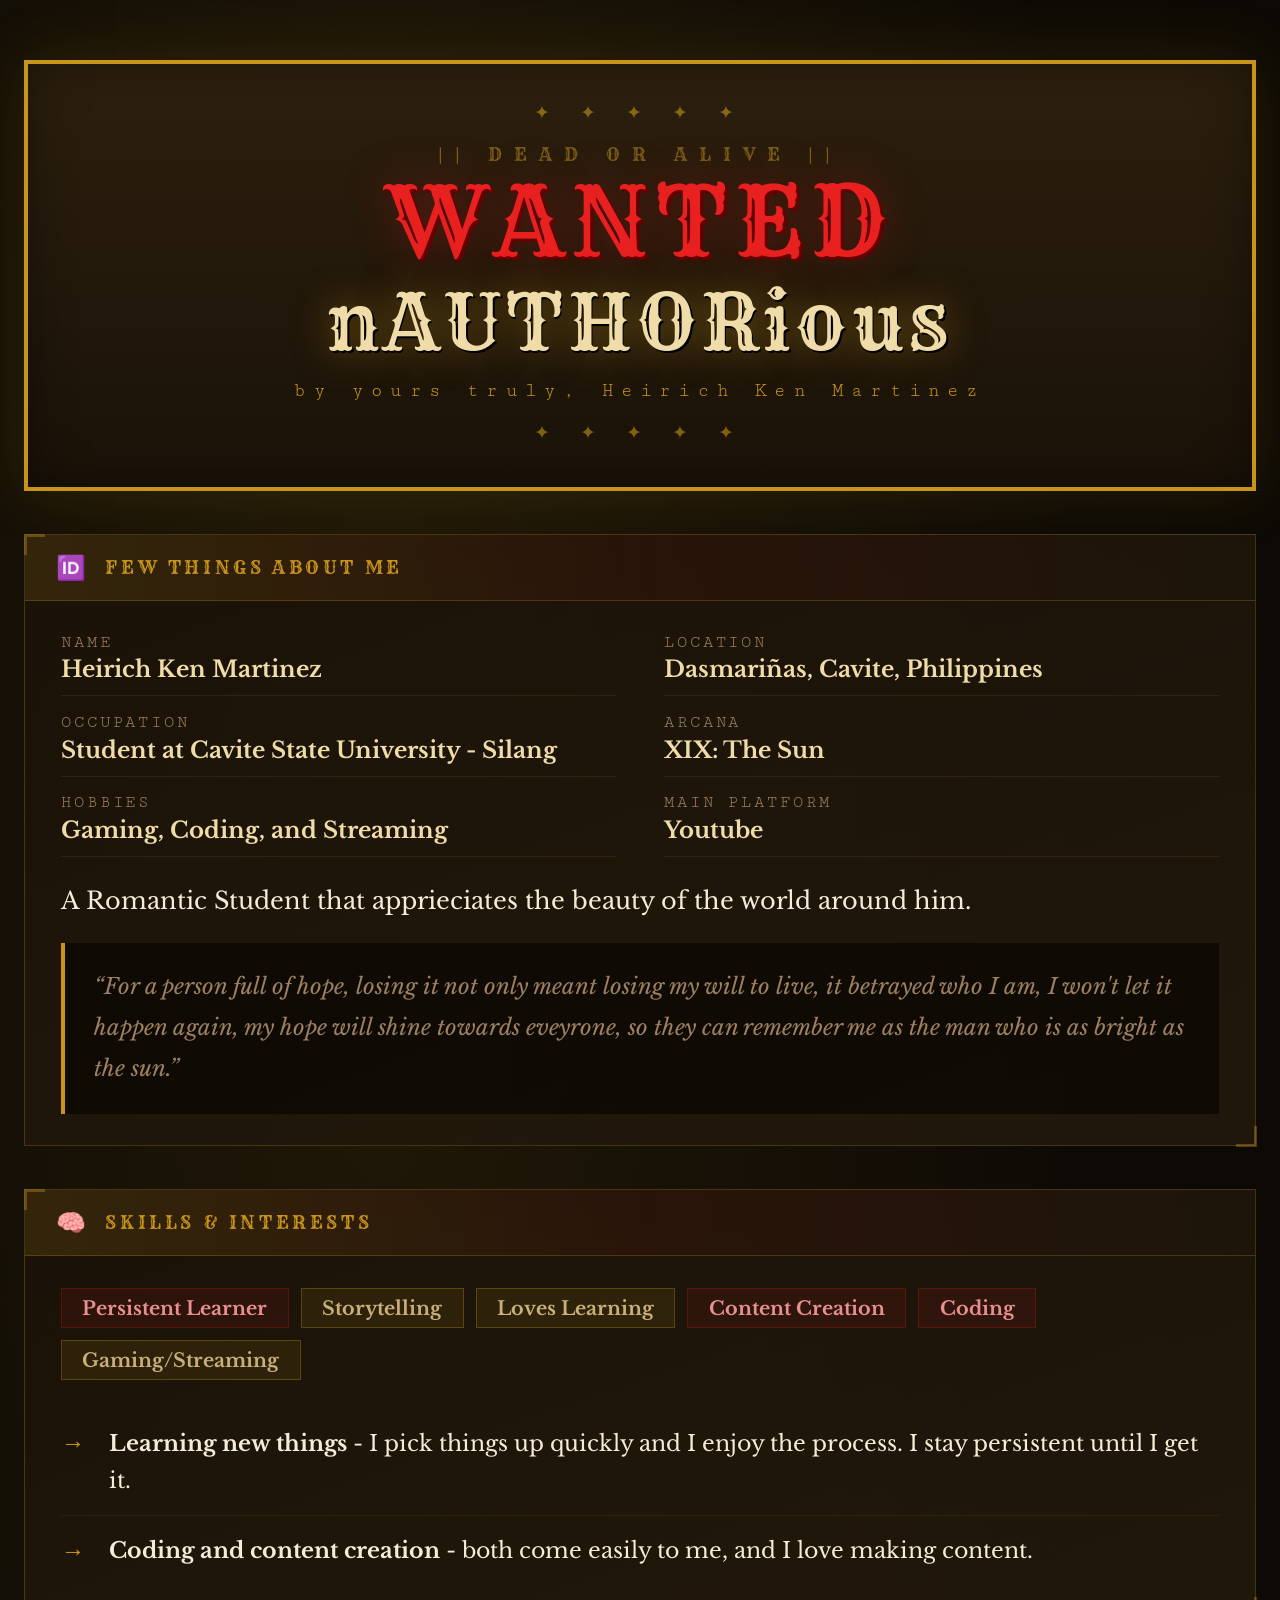
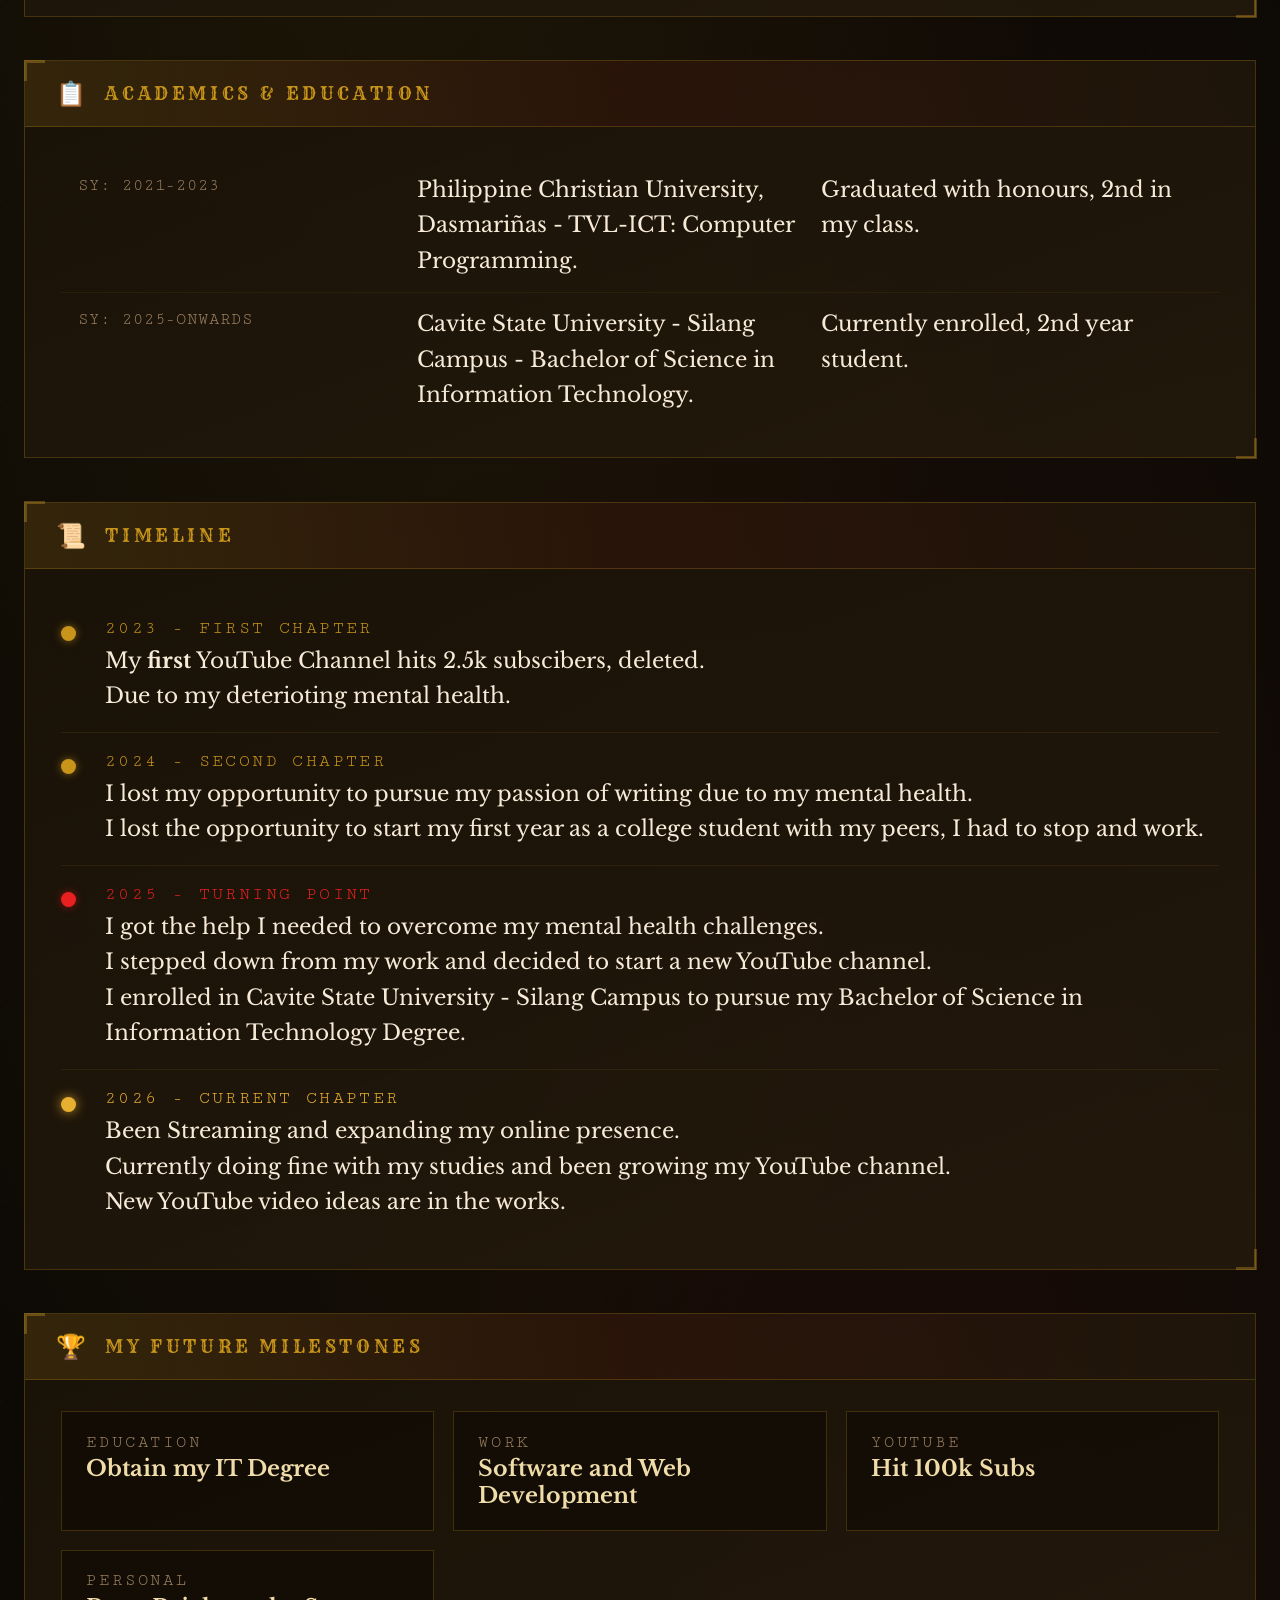
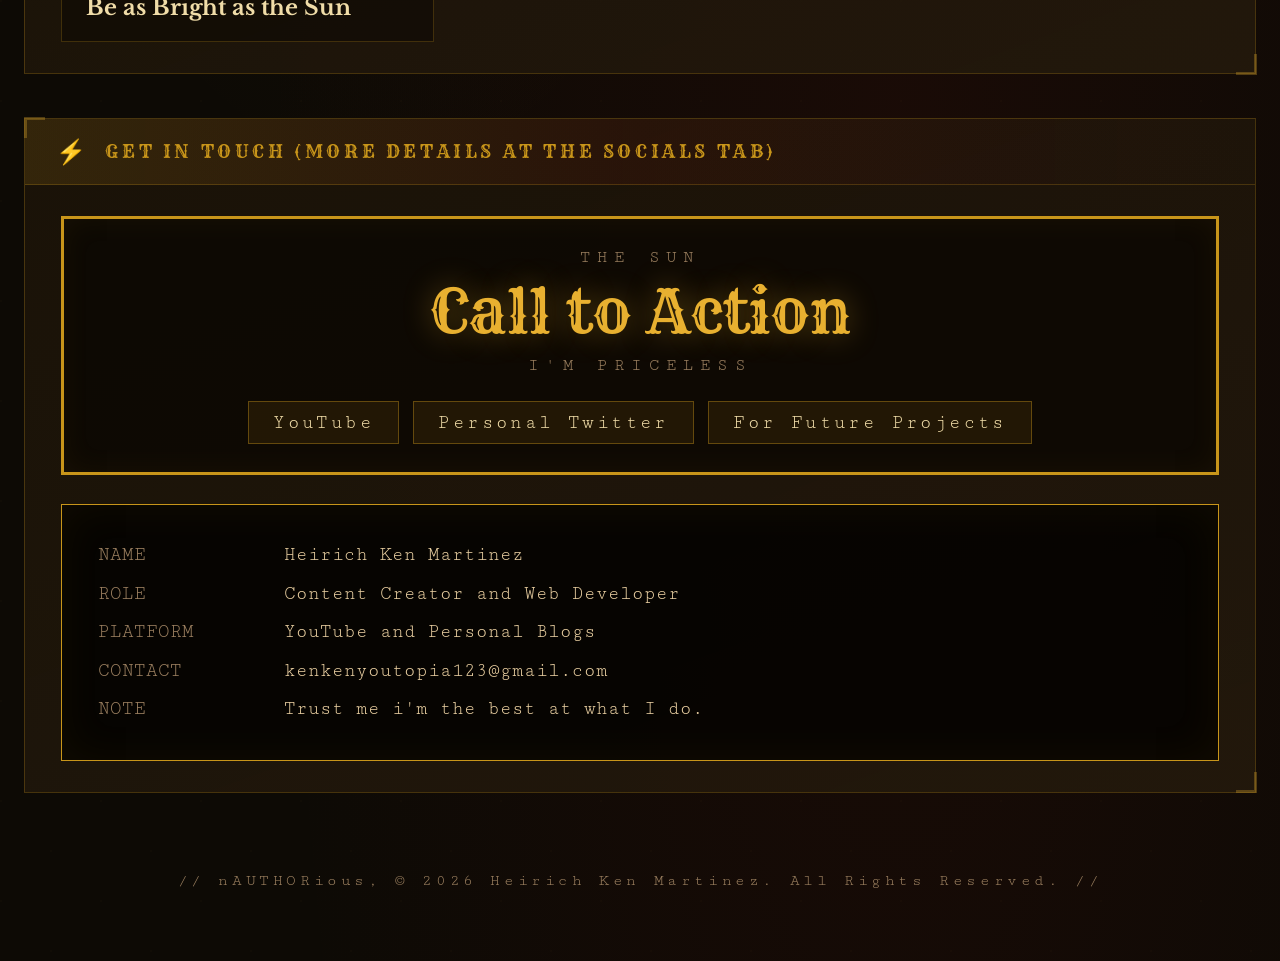
<file: index.html>
<!DOCTYPE html>
<html lang="en">

<head>
    <meta charset="UTF-8">
    <meta name="viewport" content="width=device-width, initial-scale=1.0">
    <title>About Me | nAUTHORious</title>
    <meta name="My Portfolio" content="Let's Start This Journey.">
    <link rel="preconnect" href="https://fonts.googleapis.com">
    <link rel="preconnect" href="https://fonts.gstatic.com" crossorigin>
    <link
        href="https://fonts.googleapis.com/css2?family=Rye&family=Libre+Baskerville:ital,wght@0,400;0,700;1,400&family=Cutive+Mono&display=swap"
        rel="stylesheet">
    <link rel="stylesheet" href="styles/style.css">
    <link rel="icon" type="image/png" href="assets/Favicon.png">
</head>

<body>

    <nav class="site-nav" aria-label="Main">
        <ul>
            <li><a href="index.html" aria-current="page">About Me</a></li>
            <li><a href="projects.html">Projects</a></li>
            <li><a href="streams.html">Streams</a></li>
            <li><a href="socials.html">Socials</a></li>
        </ul>
    </nav>
    <div class="container">

        <header class="Maker">
            <div class="tagline">|| Dead or Alive ||</div>
            <div class="Pazzaz">WANTED</div>
            <h1 class="author-title">nAUTHORious</h1>
            <div class="author">by yours truly, Heirich Ken Martinez</div>
        </header>
        <main class="stack">
            <section class="section" aria-labelledby="about-title">
                <div class="section-header">
                    <span class="section-icon" aria-hidden="true">🆔</span>
                    <h2 class="section-title" id="about-title">Few Things About Me</h2>
                </div>
                <div class="section-body">
                    <dl class="flex-grid info-grid">
                        <div class="info-row">
                            <dt class="info-label">Name</dt>
                            <dd class="info-value">Heirich Ken Martinez</dd>
                        </div>
                        <div class="info-row">
                            <dt class="info-label">Location</dt>
                            <dd class="info-value">Dasmariñas, Cavite, Philippines</dd>
                        </div>
                        <div class="info-row">
                            <dt class="info-label">Occupation</dt>
                            <dd class="info-value">Student at Cavite State University - Silang</dd>
                        </div>
                        <div class="info-row">
                            <dt class="info-label">Arcana</dt>
                            <dd class="info-value">XIX: The Sun</dd>
                        </div>
                        <div class="info-row">
                            <dt class="info-label">Hobbies</dt>
                            <dd class="info-value">Gaming, Coding, and Streaming</dd>
                        </div>
                        <div class="info-row">
                            <dt class="info-label">Main Platform</dt>
                            <dd class="info-value">Youtube</dd>
                        </div>
                    </dl>
                    <p class="body-text">A Romantic Student that apprieciates
                        the beauty of the world around him.</p>
                    <blockquote class="quote">“For a person full of hope, losing it not only meant losing my will to
                        live, it betrayed who I am, I won't let it happen again, my hope will shine towards eveyrone, so
                        they can remember me as the man who is as bright as the sun.”
                    </blockquote>
                </div>
            </section>
            <section class="section" aria-labelledby="skills-title">
                <div class="section-header">
                    <span class="section-icon" aria-hidden="true">🧠</span>
                    <h2 class="section-title" id="skills-title">Skills & Interests</h2>
                </div>
                <div class="section-body">
                    <ul class="pill-list">
                        <li class="pill pill--red">Persistent Learner</li>
                        <li class="pill">Storytelling</li>
                        <li class="pill">Loves Learning</li>
                        <li class="pill pill--red">Content Creation</li>
                        <li class="pill pill--red">Coding</li>
                        <li class="pill">Gaming/Streaming</li>
                    </ul>
                    <ul class="entry-list">
                        <li class="entry">
                            <span class="entry-bullet" aria-hidden="true">→</span>
                            <p class="entry-text"><strong>Learning new things</strong> - I pick things up quickly and I
                                enjoy the process. I stay persistent until I get it.</p>
                        </li>
                        <li class="entry">
                            <span class="entry-bullet" aria-hidden="true">→</span>
                            <p class="entry-text"><strong>Coding and content creation</strong> - both come easily to me,
                                and I love making content.</p>
                        </li>
                    </ul>
                </div>
            </section>
            <section class="section" aria-labelledby="details-title">
                <div class="section-header">
                    <span class="section-icon" aria-hidden="true">📋</span>
                    <h2 class="section-title" id="details-title">Academics & Education</h2>
                </div>
                <div class="section-body">
                    <dl class="spec-list">
                        <div class="spec-row">
                            <dt class="spec-key">SY: 2021-2023</dt>
                            <dd class="spec-val">Philippine Christian University, Dasmariñas - TVL-ICT: Computer
                                Programming.
                            </dd>
                            <dd class="spec-val">Graduated with honours, 2nd in my class.</dd>
                        </div>
                        <div class="spec-row">
                            <dt class="spec-key">SY: 2025-Onwards</dt>
                            <dd class="spec-val">Cavite State University - Silang Campus - Bachelor of Science in
                                Information Technology.</dd>
                            <dd class="spec-val">Currently enrolled, 2nd year student.</dd>
                        </div>
                    </dl>
                </div>
            </section>
            <section class="section" aria-labelledby="timeline-title">
                <div class="section-header">
                    <span class="section-icon" aria-hidden="true">📜</span>
                    <h2 class="section-title" id="timeline-title">Timeline</h2>
                </div>
                <div class="section-body">
                    <ol class="timeline">
                        <li class="timeline-item">
                            <span class="timeline-dot" aria-hidden="true"></span>
                            <div class="timeline-content">
                                <p class="timeline-label">2023 - First chapter</p>
                                <p class="timeline-desc">My <strong>first</strong> YouTube Channel hits 2.5k subscibers,
                                    deleted.</p>
                                <p class="timeline-desc">Due to my deterioting mental health.</p>
                            </div>
                        </li>
                        <li class="timeline-item">
                            <span class="timeline-dot" aria-hidden="true"></span>
                            <div class="timeline-content">
                                <p class="timeline-label">2024 - Second chapter</p>
                                <p class="timeline-desc">I lost my opportunity to pursue my passion of writing due to my
                                    mental health.</p>
                                <p class="timeline-desc">I lost the opportunity to start my first year as a college
                                    student with my peers, I had to stop and work.</p>
                            </div>
                        </li>
                        <li class="timeline-item timeline-item--red">
                            <span class="timeline-dot" aria-hidden="true"></span>
                            <div class="timeline-content">
                                <p class="timeline-label">2025 - Turning point</p>
                                <p class="timeline-desc">I got the help I needed to overcome my mental health
                                    challenges.</p>
                                <p class="timeline-desc">I stepped down from my work and decided to start a new YouTube
                                    channel.</p>
                                <p class="timeline-desc">I enrolled in Cavite State University - Silang Campus to pursue
                                    my Bachelor of Science in Information Technology Degree.</p>
                            </div>
                        </li>
                        <li class="timeline-item timeline-item--bright">
                            <span class="timeline-dot" aria-hidden="true"></span>
                            <div class="timeline-content">
                                <p class="timeline-label">2026 - Current chapter</p>
                                <p class="timeline-desc">Been Streaming and expanding my online presence.</p>
                                <p class="timeline-desc">Currently doing fine with my studies and been growing my
                                    YouTube channel.</p>
                                <p class="timeline-desc">New YouTube video ideas are in the works.</p>
                            </div>
                        </li>
                    </ol>
                </div>
            </section>
            <section class="section" aria-labelledby="milestones-title">
                <div class="section-header">
                    <span class="section-icon" aria-hidden="true">🏆</span>
                    <h2 class="section-title" id="milestones-title">My Future Milestones</h2>
                </div>
                <div class="section-body">
                    <div class="flex-grid cols-3">
                        <div class="stat-card">
                            <p class="stat-label">Education</p>
                            <p class="stat-value">Obtain my IT Degree</p>
                        </div>
                        <div class="stat-card">
                            <p class="stat-label">Work</p>
                            <p class="stat-value">Software and Web Development</p>
                        </div>
                        <div class="stat-card">
                            <p class="stat-label">YouTube</p>
                            <p class="stat-value">Hit 100k Subs</p>
                        </div>
                        <div class="stat-card">
                            <p class="stat-label">Personal</p>
                            <p class="stat-value">Be as Bright as the Sun</p>
                        </div>
                    </div>
                </div>
            </section>
            <section class="section" aria-labelledby="contact-title">
                <div class="section-header">
                    <span class="section-icon" aria-hidden="true">⚡</span>
                    <h2 class="section-title" id="contact-title">Get in Touch (More details at the socials tab)</h2>
                </div>
                <div class="section-body">
                    <div class="cta-card">
                        <p class="cta-label">The Sun</p>
                        <p class="cta-title">Call to Action</p>
                        <p class="cta-label">I'm Priceless</p>
                        <div class="link-row">
                            <a class="link-btn" href="https://www.youtube.com/@nAUTHORious" target="_blank"
                                rel="noopener noreferrer">YouTube</a>
                            <a class="link-btn" href="https://x.com/The_Author_Ruin" target="_blank"
                                rel="noopener noreferrer">Personal Twitter</a>
                            <a class="link-btn" href="https://github.com/nAUTHORious" target="_blank"
                                rel="noopener noreferrer">For Future Projects</a>
                        </div>
                    </div>
                    <dl class="ref-card">
                        <div class="ref-row">
                            <dt class="ref-key">Name</dt>
                            <dd class="ref-val">Heirich Ken Martinez</dd>
                        </div>
                        <div class="ref-row">
                            <dt class="ref-key">Role</dt>
                            <dd class="ref-val">Content Creator and Web Developer</dd>
                        </div>
                        <div class="ref-row">
                            <dt class="ref-key">Platform</dt>
                            <dd class="ref-val">YouTube and Personal Blogs</dd>
                        </div>
                        <div class="ref-row">
                            <dt class="ref-key">Contact</dt>
                            <dd class="ref-val">kenkenyoutopia123@gmail.com</dd>
                        </div>
                        <div class="ref-row">
                            <dt class="ref-key">Note</dt>
                            <dd class="ref-val">Trust me i'm the best at what I do.</dd>
                        </div>
                    </dl>
                </div>
            </section>
        </main>
        <footer class="footer">// nAUTHORious, © 2026 Heirich Ken Martinez. All Rights Reserved. //</footer>
    </div>
</body>

</html>
</file>
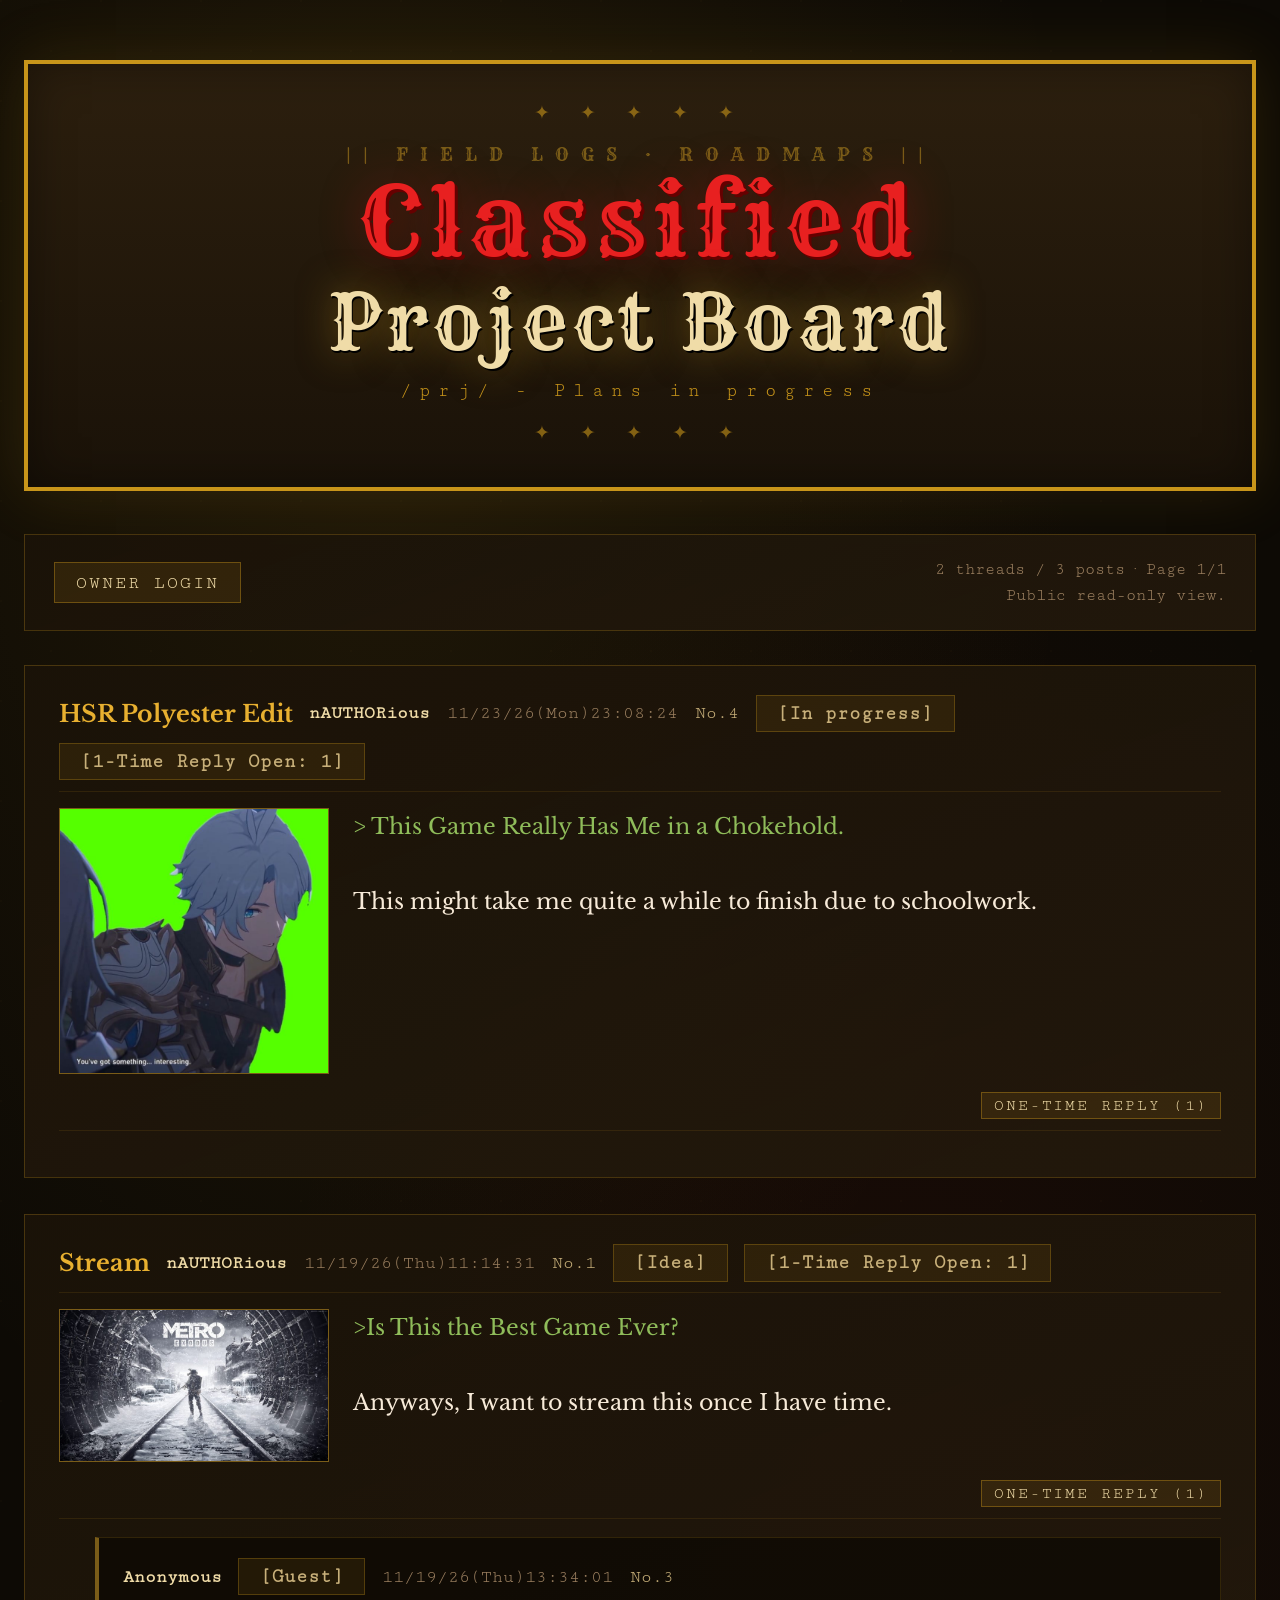
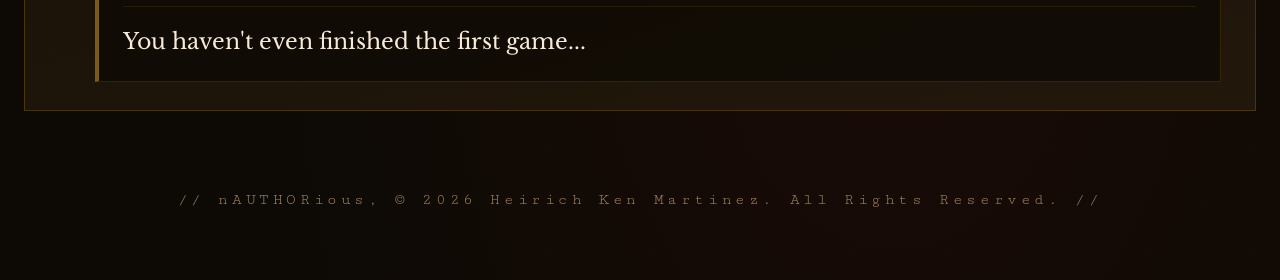
<file: projects.html>
<!DOCTYPE html>
<html lang="en">

<head>
    <meta charset="UTF-8">
    <meta name="viewport" content="width=device-width, initial-scale=1.0">
    <title>Projects | nAUTHORious</title>
    <meta name="description" content="Project plans and development logs.">
    <link rel="preconnect" href="https://fonts.googleapis.com">
    <link rel="preconnect" href="https://fonts.gstatic.com" crossorigin>
    <link
        href="https://fonts.googleapis.com/css2?family=Rye&family=Libre+Baskerville:ital,wght@0,400;0,700;1,400&family=Cutive+Mono&display=swap"
        rel="stylesheet">
    <link rel="stylesheet" href="styles/style.css">
    <link rel="icon" type="image/png" href="assets/Favicon.png">
</head>

<body>

    <nav class="site-nav" aria-label="Main">
        <ul>
            <li><a href="index.html">About Me</a></li>
            <li><a href="projects.html" aria-current="page">Projects</a></li>
            <li><a href="streams.html">Streams</a></li>
            <li><a href="socials.html">Socials</a></li>
        </ul>
    </nav>

    <div class="container">

        <header class="Maker">
            <div class="tagline">|| Field LogS · Roadmaps ||</div>
            <div class="Pazzaz">Classified</div>
            <h1 class="author-title">Project Board</h1>
            <div class="author">/prj/ - Plans in progress</div>
        </header>

        <main class="stack">

            <div class="board" id="board">

                <div class="board-bar">
                    <button class="board-btn owner-only" type="button" id="new-toggle" hidden>Start a new
                        thread</button>
                    <button class="board-btn owner-only" type="button" id="export" hidden>Export backup</button>
                    <button class="board-btn owner-only" type="button" id="import-btn" hidden>Import backup</button>
                    <input type="file" id="import" accept="application/json,.json" hidden>

                    <button class="board-btn" type="button" id="auth-toggle">Owner login</button>
                    <button class="board-btn owner-only" type="button" id="logout-btn" hidden>Log out</button>

                    <p class="board-note">
                        <span id="stats">Loading board...</span><br>
                        <span id="sync-status">Public read-only view.</span>
                    </p>
                </div>

                <form class="post-form" id="auth-form" hidden>
                    <div class="form-row">
                        <label>GitHub Token (Contents: Read &amp; Write)
                            <input type="password" id="auth-token" autocomplete="off" placeholder="github_pat_..."
                                required>
                        </label>
                    </div>
                    <div class="form-row form-actions">
                        <button class="board-btn" type="submit">Unlock posting</button>
                        <span class="form-msg" id="auth-msg" role="status"></span>
                    </div>
                </form>

                <form class="post-form owner-only" id="new-form" hidden>
                    <div class="form-row">
                        <label>Name <input type="text" name="poster" maxlength="40" value="nAUTHORious"></label>
                        <label>Subject <input type="text" name="subject" maxlength="80"
                                placeholder="Project name"></label>
                        <label>Status <select name="status"></select></label>
                    </div>
                    <label>Comment
                        <textarea name="comment" required maxlength="8000" placeholder="What is the plan?"></textarea>
                    </label>
                    <p class="form-hint">Start a line with &gt; for greentext. Type &gt;&gt;12 to quote post No.12.</p>
                    <div class="form-row">
                        <label>Image (optional) <input type="file" name="file" accept="image/*"></label>
                    </div>
                    <div class="form-row">
                        <label>
                            <span><input type="checkbox" name="allowPublicReply"> Allow 1-time public reply (requires
                                owner approval for another)</span>
                        </label>
                    </div>
                    <div class="form-row form-actions">
                        <button class="board-btn" type="submit">Post thread</button>
                        <span class="form-msg" role="status"></span>
                    </div>
                </form>

                <div id="threads"></div>
                <div id="pagination" class="pagination" aria-label="Board pages"></div>
            </div>

        </main>

        <footer class="footer">// nAUTHORious, © 2026 Heirich Ken Martinez. All Rights Reserved. //</footer>
    </div>

    <script src="scripts/projects.js" defer></script>
</body>

</html>
</file>
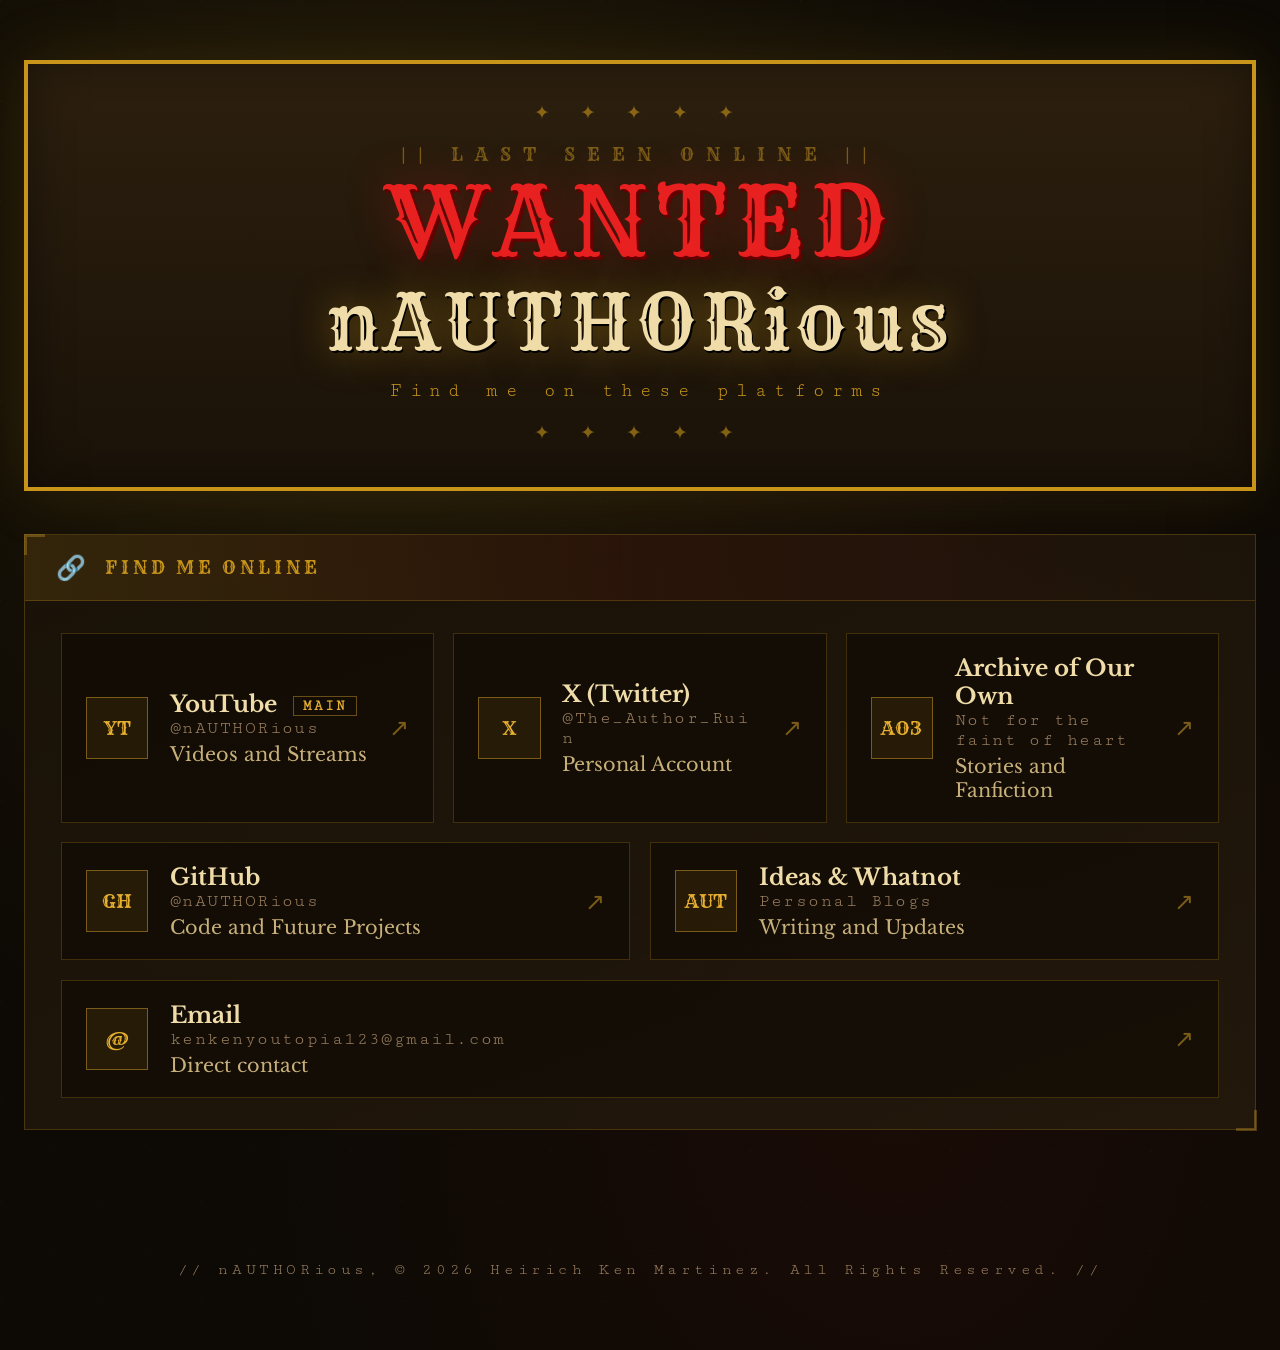
<file: socials.html>
<!DOCTYPE html>
<html lang="en">

<head>
    <meta charset="UTF-8">
    <meta name="viewport" content="width=device-width, initial-scale=1.0">
    <title>Socials | nAUTHORious</title>
    <meta name="description" content="Where to find nAUTHORious online.">
    <link rel="preconnect" href="https://fonts.googleapis.com">
    <link rel="preconnect" href="https://fonts.gstatic.com" crossorigin>
    <link
        href="https://fonts.googleapis.com/css2?family=Rye&family=Libre+Baskerville:ital,wght@0,400;0,700;1,400&family=Cutive+Mono&display=swap"
        rel="stylesheet">
    <link rel="stylesheet" href="styles/style.css">
    <link rel="icon" type="image/png" href="assets/Favicon.png">
</head>

<body>

    <nav class="site-nav" aria-label="Main">
        <ul>
            <li><a href="index.html">About Me</a></li>
            <li><a href="projects.html">Projects</a></li>
            <li><a href="streams.html">Streams</a></li>
            <li><a href="socials.html" aria-current="page">Socials</a></li>
        </ul>
    </nav>

    <div class="container">

        <header class="Maker">
            <div class="tagline">|| Last Seen Online ||</div>
            <div class="Pazzaz">WANTED</div>
            <h1 class="author-title">nAUTHORious</h1>
            <div class="author">Find me on these platforms</div>
        </header>

        <main class="stack">
            <section class="section" aria-labelledby="socials-title">
                <div class="section-header">
                    <span class="section-icon" aria-hidden="true">🔗</span>
                    <h2 class="section-title" id="socials-title">Find Me Online</h2>
                </div>
                <div class="section-body">
                    <ul class="social-grid">

                        <li>
                            <a class="social-link" href="https://www.youtube.com/@nAUTHORious" target="_blank"
                                rel="noopener noreferrer">
                                <span class="social-icon" aria-hidden="true">YT</span>
                                <span class="social-text">
                                    <span class="social-name">YouTube <span class="social-tag">Main</span></span>
                                    <span class="social-handle">@nAUTHORious</span>
                                    <span class="social-desc">Videos and Streams</span>
                                </span>
                                <span class="social-arrow" aria-hidden="true">↗</span>
                            </a>
                        </li>

                        <li>
                            <a class="social-link" href="https://x.com/The_Author_Ruin" target="_blank"
                                rel="noopener noreferrer">
                                <span class="social-icon" aria-hidden="true">X</span>
                                <span class="social-text">
                                    <span class="social-name">X (Twitter)</span>
                                    <span class="social-handle">@The_Author_Ruin</span>
                                    <span class="social-desc">Personal Account</span>
                                </span>
                                <span class="social-arrow" aria-hidden="true">↗</span>
                            </a>
                        </li>

                        <li>
                            <a class="social-link" href="https://archiveofourown.org/users/nAUTHORious" target="_blank"
                                rel="noopener noreferrer">
                                <span class="social-icon" aria-hidden="true">AO3</span>
                                <span class="social-text">
                                    <span class="social-name">Archive of Our Own</span>
                                    <span class="social-handle">Not for the faint of heart</span>
                                    <span class="social-desc">Stories and Fanfiction</span>
                                </span>
                                <span class="social-arrow" aria-hidden="true">↗</span>
                            </a>
                        </li>

                        <li>
                            <a class="social-link" href="https://github.com/nAUTHORious" target="_blank"
                                rel="noopener noreferrer">
                                <span class="social-icon" aria-hidden="true">GH</span>
                                <span class="social-text">
                                    <span class="social-name">GitHub</span>
                                    <span class="social-handle">@nAUTHORious</span>
                                    <span class="social-desc">Code and Future Projects</span>
                                </span>
                                <span class="social-arrow" aria-hidden="true">↗</span>
                            </a>
                        </li>

                        <li>
                            <a class="social-link" href="https://nauthorious.github.io/projects.html" target="_blank"
                                rel="noopener noreferrer">
                                <span class="social-icon" aria-hidden="true">AUT</span>
                                <span class="social-text">
                                    <span class="social-name">Ideas & Whatnot</span>
                                    <span class="social-handle">Personal Blogs</span>
                                    <span class="social-desc">Writing and Updates</span>
                                </span>
                                <span class="social-arrow" aria-hidden="true">↗</span>
                            </a>
                        </li>

                        <li class="social-wide">
                            <a class="social-link"
                                href="https://mail.google.com/mail/?view=cm&amp;fs=1&amp;to=kenkenyoutopia123@gmail.com"
                                target="_blank" rel="noopener noreferrer">
                                <span class="social-icon" aria-hidden="true">@</span>
                                <span class="social-text">
                                    <span class="social-name">Email</span>
                                    <span class="social-handle">kenkenyoutopia123<wbr>@gmail.com</span>
                                    <span class="social-desc">Direct contact</span>
                                </span>
                                <span class="social-arrow" aria-hidden="true">↗</span>
                            </a>
                        </li>

                    </ul>
                </div>
            </section>
        </main>

        <footer class="footer">// nAUTHORious, © 2026 Heirich Ken Martinez. All Rights Reserved. //</footer>
    </div>
</body>

</html>
</file>
<file: styles/style.css>
:root {
    --parchment-dark: #0d0a05;
    --parchment-mid: #1a1208;
    --parchment-panel: #2c1f0e;
    --gold: #c8951a;
    --gold-bright: #e8b030;
    --gold-dim: #7a5c18;
    --cream: #f0dca8;
    --cream-dim: #c8b07a;
    --cream-soft: #e8cea0;
    --ink: #f7ead8;
    --ink-dim: #9c8060;
    --red: #c01818;
    --red-bright: #e82020;
    --red-soft: #e89090;
    --border: rgba(200, 149, 26, 0.25);

    --font-display: 'Rye', Georgia, serif;
    --font-body: 'Libre Baskerville', Georgia, serif;
    --font-mono: 'Cutive Mono', 'Courier New', monospace;

    --max-width: 55rem;
    --gap: 1.8rem;
}


@media (max-width: 720px) {
    .flex-grid.cols-3 {
        --cols: 2;
    }
}

@media (min-width: 1200px) {
    body {
        padding-top: 2.5rem;
    }

    nav.site-nav {
        position: fixed;
        top: 2.5rem;
        left: calc(50% - var(--max-width) / 2 - 1rem - 8.5rem);
        width: 8.5rem;
        margin: 0;
    }

    html {
        zoom: 1.5;
    }

    nav.site-nav ul {
        flex-direction: column;
        flex-wrap: nowrap;
        justify-content: flex-start;
    }
}


@media (max-width: 520px) {

    .flex-grid,
    .flex-grid.cols-3 {
        --cols: 1;
    }

    .section-body {
        padding: 1rem;
    }

    .social-handle {
        letter-spacing: 0.02rem;
    }

    .author,
    .tagline {
        letter-spacing: 0.15rem;
    }

    .banner-subtitle,
    .banner-tagline {
        letter-spacing: 0.15rem;
    }

    body.wide .tile-grid {
        --tcols: 1;
        --tgap: 1rem;
    }

    body.wide .tile-title {
        font-size: 1.05rem;
    }

    body.wide .tile-info {
        padding: 0.9rem 1rem;
    }

    body.wide .tile-meta {
        font-size: 0.75rem;
    }
}

@media (prefers-reduced-motion: reduce) {
    html {
        scroll-behavior: auto;
    }

    * {
        transition: none !important;
    }
}

@media (max-width: 1100px) {
    .tile-grid {
        --tcols: 3;
    }

    body.wide .tile-grid {
        --tcols: 3;
    }
}

@media (max-width: 760px) {
    body.wide .tile-grid {
        --tcols: 2;
        --tgap: 0.7rem;
    }

    .tile-grid {
        --tcols: 2;
        --tgap: 0.7rem;
    }

    .tile-title {
        font-size: 0.85rem;
    }

    .tile-info {
        padding: 0.6rem 0.7rem;
    }
}

@media (min-width: 1200px) and (max-width: 1520px) {
    body.wide nav.site-nav {
        position: static;
        width: auto;
        margin: 0 0 1.5rem;
    }

    body.wide nav.site-nav ul {
        flex-direction: row;
        flex-wrap: wrap;
        justify-content: center;
    }
}

@media (max-width: 600px) {
    .board-note {
        margin-left: 0;
        text-align: left;
    }

    .post.reply {
        margin-left: 0.75rem;
    }

    .post-img {
        max-width: 130px;
        max-height: 130px;
    }
}

/*About Me/Main*/

body {
    display: flex;
    flex-direction: column;
    min-height: 100vh;
    padding: 2.5rem 1rem;
    background-color: var(--parchment-dark);
    background-image:
        radial-gradient(ellipse at 30% 20%, rgba(200, 149, 26, 0.1) 0%, transparent 55%),
        radial-gradient(ellipse at 70% 80%, rgba(192, 24, 24, 0.07) 0%, transparent 50%),
        url("data:image/svg+xml,%3Csvg width='100' height='100' viewBox='0 0 100 100' xmlns='http://www.w3.org/2000/svg'%3E%3Cg fill='%23c8951a' fill-opacity='0.02'%3E%3Crect x='0' y='0' width='2' height='2'/%3E%3Crect x='50' y='50' width='2' height='2'/%3E%3C/g%3E%3C/svg%3E");
    color: var(--ink);
    font-family: var(--font-body);
    overflow-wrap: break-word;
    padding-top: 1rem;
    ;
}

nav.site-nav a {
    background: transparent;
}

nav.site-nav {
    position: static;
    margin: 0 0 1.5rem;
    padding: 0;
    border: 0;
    background: transparent;
}

nav.site-nav ul {
    display: flex;
    flex-wrap: wrap;
    justify-content: center;
    gap: 0.5rem;
    list-style: none;
}

nav.site-nav a {
    display: block;
    padding: 0.4rem 0.8rem;
    border: 1px solid var(--border);
    border-left: 3px solid var(--gold-dim);
    background: rgba(10, 7, 2, 0.6);
    font-family: var(--font-mono);
    font-size: 0.75rem;
    letter-spacing: 0.12rem;
    text-transform: uppercase;
    text-decoration: none;
    white-space: nowrap;
    color: var(--cream-dim);
    transition: background 0.2s, border-color 0.2s, color 0.2s;
}

nav.site-nav a:hover,
nav.site-nav a:focus-visible {
    border-color: var(--gold);
    border-left-color: var(--gold-bright);
    background: rgba(200, 149, 26, 0.12);
    color: var(--cream);
}

nav.site-nav a[aria-current="page"] {
    border-color: var(--gold);
    border-left-color: var(--gold-bright);
    background: rgba(200, 149, 26, 0.18);
    color: var(--cream);
}

@media (min-width: 1200px) {
    body {
        padding-top: 2.5rem;
    }

    nav.site-nav {
        position: fixed;
        top: 2.5rem;
        left: calc(50% - var(--max-width) / 2 - 1rem - 8.5rem);
        width: 8.5rem;
        margin: 0;
    }

    nav.site-nav ul {
        flex-direction: column;
        flex-wrap: nowrap;
        justify-content: flex-start;
    }
}

*,
*::before,
*::after {
    margin: 0;
    padding: 0;
    box-sizing: border-box;
}

html {
    scroll-behavior: smooth;
}

.container,
.stack {
    display: flex;
    flex-direction: column;
    gap: var(--gap);
}

.container {
    flex: 1;
    width: 100%;
    max-width: var(--max-width);
    margin: 0 auto;
}

a {
    color: var(--gold-bright);
}

a:hover {
    color: var(--cream);
}

:focus-visible {
    outline: 2px solid var(--gold-bright);
    outline-offset: 3px;
}

img {
    display: block;
    max-width: 100%;
    height: auto;
}

.flex-grid {
    --cols: 2;
    --gap-x: 0.8rem;
    --gap-y: 0.8rem;
    display: flex;
    flex-wrap: wrap;
    gap: var(--gap-y) var(--gap-x);
}

.flex-grid.cols-3 {
    --cols: 3;
}

.flex-grid>* {
    flex: 0 0 calc((100% - (var(--cols) - 1) * var(--gap-x)) / var(--cols));
    min-width: 0;
}

.Maker {
    display: flex;
    flex-direction: column;
    align-items: center;
    text-align: center;
    padding: 1.5rem 1rem 1.8rem;
    border: 3px solid var(--gold);
    background: linear-gradient(180deg, var(--parchment-panel), var(--parchment-mid));
    box-shadow: 0 0 40px rgba(200, 149, 26, 0.15), inset 0 0 30px rgba(0, 0, 0, 0.4);
}

.Maker::before,
.Maker::after {
    content: '✦ ✦ ✦ ✦ ✦';
    content: '✦ ✦ ✦ ✦ ✦' / '';
    font-size: 0.8rem;
    letter-spacing: 0.5rem;
    color: var(--gold);
    opacity: 0.6;
}

.Maker::before {
    margin-bottom: 0.8rem;
}

.Maker::after {
    margin-top: 0.8rem;
}

.tagline {
    margin-bottom: 0.3rem;
    font-family: var(--font-display);
    font-size: 0.75rem;
    letter-spacing: 0.5rem;
    text-transform: uppercase;
    color: var(--gold-dim);
}

.Pazzaz {
    margin-bottom: 0.2rem;
    font-family: var(--font-display);
    font-size: clamp(2rem, 8vw, 4rem);
    line-height: 1;
    letter-spacing: 0.08em;
    color: var(--red-bright);
    text-shadow: 2px 2px 0 #600, 0 0 30px rgba(200, 24, 24, 0.4);
}

.author-title {
    font-family: var(--font-display);
    font-size: clamp(1.8rem, 5vw, 3.2rem);
    font-weight: 400;
    letter-spacing: 0.06em;
    color: var(--cream);
    text-shadow: 1px 1px 0 #000, 0 0 25px rgba(200, 149, 26, 0.5);
}

.author {
    margin-top: 0.4rem;
    font-family: var(--font-mono);
    font-size: 0.8rem;
    letter-spacing: 0.3rem;
    color: var(--gold);
}

.section {
    position: relative;
    border: 1px solid var(--border);
    background: linear-gradient(160deg, rgba(26, 18, 8, 0.95), rgba(36, 26, 12, 0.85));
    transition: box-shadow 0.3s;
}

.section:hover {
    box-shadow: 0 0 20px rgba(200, 149, 26, 0.1);
}

.section::before,
.section::after {
    content: '';
    position: absolute;
    width: 14px;
    height: 14px;
    border: solid var(--gold-bright);
    opacity: 0.3;
    transition: opacity 0.3s;
    pointer-events: none;
}

.section::before {
    top: -1px;
    left: -1px;
    border-width: 2px 0 0 2px;
}

.section::after {
    bottom: -1px;
    right: -1px;
    border-width: 0 2px 2px 0;
}

.section:hover::before,
.section:hover::after {
    opacity: 1;
}

.section-header {
    display: flex;
    align-items: center;
    gap: 0.8rem;
    padding: 0.75rem 1.3rem;
    border-bottom: 1px solid var(--border);
    background: linear-gradient(90deg, rgba(200, 149, 26, 0.15), rgba(192, 24, 24, 0.08), transparent);
}

.section-icon {
    flex-shrink: 0;
    font-size: 1rem;
}

.section-title {
    font-family: var(--font-display);
    font-size: 0.75rem;
    font-weight: 400;
    letter-spacing: 0.15rem;
    text-transform: uppercase;
    color: var(--gold);
}

.badge {
    margin-left: auto;
    padding: 0.15rem 0.5rem;
    border: 1px solid rgba(232, 176, 48, 0.4);
    background: rgba(232, 176, 48, 0.1);
    font-family: var(--font-mono);
    font-size: 0.65rem;
    letter-spacing: 0.15rem;
    text-transform: uppercase;
    color: var(--gold-bright);
}

.section-body {
    display: flex;
    flex-direction: column;
    gap: 1.2rem;
    padding: 1.3rem 1.5rem;
}

.info-grid {
    --gap-x: 2rem;
    --gap-y: 0.7rem;
}

.info-row {
    padding-bottom: 0.5rem;
    border-bottom: 1px solid rgba(200, 149, 26, 0.12);
}

.info-label,
.stat-label,
.spec-key {
    font-family: var(--font-mono);
    font-size: 0.7rem;
    letter-spacing: 0.12rem;
    text-transform: uppercase;
    color: var(--ink-dim);
}

.info-label,
.stat-label {
    margin-bottom: 0.15rem;
}

.info-value {
    font-size: 0.95rem;
    font-weight: 700;
    color: var(--cream);
}

.quote {
    padding: 1rem 1.2rem;
    border-left: 3px solid var(--gold);
    background: rgba(5, 3, 1, 0.6);
    font-size: 0.92rem;
    font-style: italic;
    line-height: 1.85;
    color: var(--ink-dim);
}

.pill-list {
    display: flex;
    flex-wrap: wrap;
    gap: 0.5rem;
    list-style: none;
}

.pill {
    padding: 0.3rem 0.85rem;
    border: 1px solid rgba(200, 149, 26, 0.3);
    background: rgba(200, 149, 26, 0.1);
    font-size: 0.8rem;
    font-weight: 700;
    color: var(--cream-dim);
    transition: background 0.2s, border-color 0.2s, color 0.2s;
}

.pill:hover {
    border-color: var(--gold);
    background: rgba(200, 149, 26, 0.2);
    color: var(--cream);
}

.pill--red {
    border-color: rgba(192, 24, 24, 0.3);
    background: rgba(192, 24, 24, 0.1);
    color: var(--red-soft);
}

.pill--red:hover {
    border-color: var(--red-bright);
    background: rgba(192, 24, 24, 0.2);
    color: var(--red-soft);
}

.entry-list {
    display: flex;
    flex-direction: column;
    list-style: none;
}

.entry {
    display: flex;
    gap: 1rem;
    padding: 0.65rem 0;
    border-bottom: 1px solid rgba(200, 149, 26, 0.1);
}

.entry:last-child {
    border-bottom: none;
}

.entry-bullet {
    flex-shrink: 0;
    margin-top: 0.15rem;
    color: var(--gold);
}

.entry-text {
    flex: 1 1 0;
    min-width: 0;
    font-size: 0.92rem;
    line-height: 1.7;
}

.spec-list {
    display: flex;
    flex-direction: column;
}

.spec-row {
    display: flex;
    flex-wrap: wrap;
    gap: 0.2rem 1rem;
    padding: 0.55rem 0.7rem;
    border-bottom: 1px solid rgba(200, 149, 26, 0.08);
    line-height: 1.65;
}

.spec-row:last-child {
    border-bottom: none;
}

.spec-key {
    flex: 0 0 28%;
    min-width: 8rem;
    letter-spacing: 0.04rem;
}

.spec-val {
    flex: 1 1 14rem;
    font-size: 0.9rem;
}

.timeline {
    display: flex;
    flex-direction: column;
    list-style: none;
}

.timeline-item {
    display: flex;
    gap: 1.2rem;
    padding: 0.75rem 0;
    border-bottom: 1px solid rgba(200, 149, 26, 0.1);
}

.timeline-item:last-child {
    border-bottom: none;
}

.timeline-dot {
    flex-shrink: 0;
    width: 10px;
    height: 10px;
    margin-top: 0.35rem;
    border-radius: 50%;
    background: var(--gold);
    box-shadow: 0 0 6px rgba(200, 149, 26, 0.6);
}

.timeline-content {
    flex: 1 1 0;
    min-width: 0;
}

.timeline-label {
    margin-bottom: 0.2rem;
    font-family: var(--font-mono);
    font-size: 0.75rem;
    letter-spacing: 0.1rem;
    text-transform: uppercase;
    color: var(--gold);
}

.timeline-desc {
    font-size: 0.9rem;
    line-height: 1.65;
}

.timeline-item--red .timeline-dot {
    background: var(--red-bright);
    box-shadow: 0 0 6px rgba(200, 24, 24, 0.6);
}

.timeline-item--red .timeline-label {
    color: var(--red-bright);
}

.timeline-item--bright .timeline-dot {
    background: var(--gold-bright);
    box-shadow: 0 0 8px rgba(232, 176, 48, 0.8);
}

.timeline-item--bright .timeline-label {
    color: var(--gold-bright);
}

.stat-card {
    padding: 0.85rem 1rem;
    border: 1px solid var(--border);
    background: rgba(10, 7, 2, 0.5);
}

.stat-value {
    font-size: 0.92rem;
    font-weight: 700;
    color: var(--cream);
}

.cta-card {
    display: flex;
    flex-direction: column;
    align-items: center;
    gap: 0.3rem;
    padding: 1.2rem 1.5rem;
    border: 2px solid var(--gold);
    background: rgba(10, 7, 2, 0.8);
    box-shadow: inset 0 0 20px rgba(200, 149, 26, 0.06);
    text-align: center;
}

.cta-label {
    font-family: var(--font-mono);
    font-size: 0.7rem;
    letter-spacing: 0.3rem;
    text-transform: uppercase;
    color: var(--ink-dim);
}

.cta-title {
    font-family: var(--font-display);
    font-size: clamp(1.5rem, 4vw, 2.5rem);
    color: var(--gold-bright);
    text-shadow: 0 0 20px rgba(232, 176, 48, 0.4);
}

.link-row {
    display: flex;
    flex-wrap: wrap;
    justify-content: center;
    gap: 0.6rem;
    margin-top: 0.8rem;
}

.link-btn {
    padding: 0.4rem 1rem;
    border: 1px solid rgba(200, 149, 26, 0.4);
    background: rgba(200, 149, 26, 0.1);
    font-family: var(--font-mono);
    font-size: 0.8rem;
    letter-spacing: 0.1rem;
    text-decoration: none;
    color: var(--cream);
    transition: background 0.2s, border-color 0.2s;
}

.link-btn:hover {
    border-color: var(--gold-bright);
    background: rgba(200, 149, 26, 0.25);
    color: var(--cream);
}

.ref-card {
    display: flex;
    flex-direction: column;
    padding: 1.3rem 1.5rem;
    border: 1px solid var(--gold);
    background: rgba(5, 3, 1, 0.92);
    box-shadow: inset 0 0 30px rgba(200, 149, 26, 0.06);
    font-family: var(--font-mono);
    font-size: 0.8rem;
    line-height: 2;
}

.ref-row {
    display: flex;
    flex-wrap: wrap;
    gap: 0 1.5ch;
}

.ref-key {
    flex: 0 0 14ch;
    text-transform: uppercase;
    color: var(--ink-dim);
}

.ref-val {
    flex: 1 1 20ch;
    min-width: 0;
    color: var(--cream-soft);
}

.footer {
    margin-top: auto;
    padding: 1.5rem 0 0.5rem;
    text-align: center;
    font-family: var(--font-mono);
    font-size: 0.65rem;
    letter-spacing: 0.15rem;
    color: var(--ink-dim);
}

/* Socials */

.social-grid {
    display: flex;
    flex-wrap: wrap;
    gap: 0.8rem;
    list-style: none;
}

.social-grid>li {
    flex: 1 1 14rem;
    display: flex;
}

.social-grid>li.social-wide {
    flex-basis: 100%;
}

.social-link {
    display: flex;
    flex: 1;
    align-items: center;
    gap: 0.9rem;
    min-width: 0;
    padding: 0.85rem 1rem;
    border: 1px solid var(--border);
    background: rgba(10, 7, 2, 0.5);
    text-decoration: none;
    color: inherit;
    transition: background 0.2s, border-color 0.2s;
}

.social-link:hover,
.social-link:focus-visible {
    border-color: var(--gold);
    background: rgba(200, 149, 26, 0.12);
}

.social-icon {
    display: flex;
    flex: 0 0 2.6rem;
    align-items: center;
    justify-content: center;
    height: 2.6rem;
    border: 1px solid var(--gold-dim);
    background: rgba(200, 149, 26, 0.1);
    font-family: var(--font-display);
    font-size: 0.8rem;
    color: var(--gold-bright);
}

.social-text {
    display: flex;
    flex: 1 1 0;
    flex-direction: column;
    min-width: 0;
}

.social-name {
    font-size: 0.95rem;
    font-weight: 700;
    color: var(--cream);
}

.social-handle {
    font-family: var(--font-mono);
    font-size: 0.75rem;
    letter-spacing: 0.06rem;
    color: var(--ink-dim);
}

.social-desc {
    margin-top: 0.15rem;
    font-size: 0.8rem;
    color: var(--cream-dim);
}

.social-tag {
    margin-left: 0.4rem;
    padding: 0.05rem 0.4rem;
    border: 1px solid rgba(232, 176, 48, 0.4);
    font-family: var(--font-mono);
    font-size: 0.6rem;
    letter-spacing: 0.12rem;
    text-transform: uppercase;
    color: var(--gold-bright);
    vertical-align: middle;
}

.social-arrow {
    flex-shrink: 0;
    color: var(--gold-dim);
    transition: color 0.2s, transform 0.2s;
}

.social-link:hover .social-arrow {
    color: var(--gold-bright);
    transform: translate(2px, -2px);
}


.social-grid>li {
    min-width: 0;
}

.social-handle {
    overflow-wrap: anywhere;
}

/*Streams + Latest Vids*/

body.wide {
    --max-width: 55rem;
}

body.wide .tile-grid>li:nth-child(n + 5) {
    display: none;
}

body.wide .stack {
    gap: 2.6rem;
}

.page-hero {
    display: flex;
    flex-direction: column;
    align-items: flex-start;
    gap: 0.5rem;
    padding-bottom: 1.5rem;
    border-bottom: 1px solid var(--border);
}

.hero-eyebrow {
    font-family: var(--font-mono);
    font-size: 0.8rem;
    letter-spacing: 0.4rem;
    text-transform: uppercase;
    color: var(--gold);
}

.hero-title {
    font-family: var(--font-display);
    font-size: clamp(2.6rem, 8vw, 5rem);
    font-weight: 400;
    line-height: 1;
    letter-spacing: 0.04em;
    color: var(--cream);
    text-shadow: 1px 1px 0 #000, 0 0 25px rgba(200, 149, 26, 0.5);
}

.hero-sub {
    max-width: 40rem;
    line-height: 1.7;
    color: var(--cream-dim);
}


.strip {
    display: flex;
    flex-direction: column;
    gap: 1rem;
}

.strip-head {
    display: flex;
    flex-wrap: wrap;
    align-items: baseline;
    justify-content: space-between;
    gap: 0.3rem 1rem;
}

.strip-title {
    font-family: var(--font-display);
    font-size: clamp(1.2rem, 3vw, 1.7rem);
    font-weight: 400;
    letter-spacing: 0.06em;
    color: var(--gold);
}

.strip-link {
    font-family: var(--font-mono);
    font-size: 0.8rem;
    letter-spacing: 0.12rem;
    text-transform: uppercase;
    text-decoration: none;
    color: var(--cream-dim);
}

.strip-link:hover {
    color: var(--gold-bright);
}

.tile-grid {
    --tcols: 4;
    --tgap: 1rem;
    display: flex;
    flex-wrap: wrap;
    gap: var(--tgap);
    list-style: none;
}

.tile-grid>li {
    flex: 0 0 calc((100% - (var(--tcols) - 1) * var(--tgap)) / var(--tcols));
    min-width: 0;
}

.tile {
    position: relative;
    display: block;
    aspect-ratio: 1 / 1;
    overflow: hidden;
    border: 1px solid var(--border);
    background: rgba(10, 7, 2, 0.8);
    text-decoration: none;
    color: inherit;
    transition: border-color 0.2s;
}

.tile-img {
    position: absolute;
    inset: 0;
    width: 100%;
    height: 100%;
    object-fit: cover;
    transition: transform 0.35s;
}

.tile::after {
    content: '';
    position: absolute;
    inset: 0;
    background: linear-gradient(to top, rgba(8, 5, 1, 0.92) 0%, rgba(8, 5, 1, 0.35) 55%, transparent 100%);
}

.tile-info {
    position: absolute;
    right: 0;
    bottom: 0;
    left: 0;
    z-index: 2;
    display: flex;
    flex-direction: column;
    gap: 0.2rem;
    padding: 0.8rem 0.9rem;
}

.tile-title {
    display: -webkit-box;
    overflow: hidden;
    -webkit-box-orient: vertical;
    -webkit-line-clamp: 3;
    line-clamp: 3;
    font-size: 0.95rem;
    font-weight: 700;
    line-height: 1.35;
    color: var(--ink);
}

.tile-meta {
    font-family: var(--font-mono);
    font-size: 0.7rem;
    letter-spacing: 0.08rem;
    color: var(--cream-dim);
}

.tile-tag {
    position: absolute;
    top: 0.6rem;
    left: 0.6rem;
    z-index: 2;
    padding: 0.1rem 0.5rem;
    border: 1px solid rgba(232, 176, 48, 0.5);
    background: rgba(8, 5, 1, 0.8);
    font-family: var(--font-mono);
    font-size: 0.62rem;
    letter-spacing: 0.15rem;
    text-transform: uppercase;
    color: var(--gold-bright);
}

.tile-tag--live {
    border-color: rgba(232, 32, 32, 0.6);
    color: var(--red-soft);
}

.tile-play {
    position: absolute;
    top: 50%;
    left: 50%;
    z-index: 2;
    display: flex;
    align-items: center;
    justify-content: center;
    width: 3rem;
    height: 3rem;
    margin: -1.5rem 0 0 -1.5rem;
    border: 2px solid var(--gold-bright);
    border-radius: 50%;
    background: rgba(8, 5, 1, 0.55);
    font-size: 1rem;
    color: var(--gold-bright);
    opacity: 0;
    transform: scale(0.85);
    transition: opacity 0.2s, transform 0.2s;
}

.tile:hover,
.tile:focus-visible {
    border-color: var(--gold);
}

.tile:hover .tile-img,
.tile:focus-visible .tile-img {
    transform: scale(1.06);
}

.tile:hover .tile-play,
.tile:focus-visible .tile-play {
    opacity: 1;
    transform: scale(1);
}

.tweet-grid {
    display: flex;
    flex-wrap: wrap;
    align-items: stretch;
    gap: 1rem;
}

.tweet-grid .twitter-tweet {
    flex: 1 1 20rem;
    max-width: 34rem;
    margin: 0 !important;
}

blockquote.twitter-tweet {
    padding: 1rem 1.2rem;
    border: 1px solid var(--border);
    border-left: 3px solid var(--gold);
    background: linear-gradient(160deg, rgba(26, 18, 8, 0.95), rgba(36, 26, 12, 0.85));
    font-family: var(--font-body);
    font-size: 0.9rem;
    line-height: 1.75;
    color: var(--cream-soft);
    box-shadow: inset 0 0 20px rgba(0, 0, 0, 0.35);
}

blockquote.twitter-tweet p {
    margin-bottom: 0.6rem;
}

blockquote.twitter-tweet a {
    font-family: var(--font-mono);
    font-size: 0.75rem;
    letter-spacing: 0.08rem;
    text-decoration: none;
}

/* Popup video player */
.player {
    width: min(94vw, 72rem, calc((100vh - 5rem) * 16 / 9));
    margin: auto;
    padding: 0;
    border: 2px solid var(--gold);
    background: #050301;
    color: var(--ink);
    box-shadow: 0 0 60px rgba(200, 149, 26, 0.25);
}

.player::backdrop {
    background: rgba(5, 3, 1, 0.88);
}

.player-bar {
    display: flex;
    align-items: center;
    justify-content: space-between;
    gap: 1rem;
    padding: 0.5rem 0.8rem;
    border-bottom: 1px solid var(--border);
}

.player-label {
    font-family: var(--font-mono);
    font-size: 0.75rem;
    letter-spacing: 0.2rem;
    text-transform: uppercase;
    color: var(--gold);
}

.player-close {
    padding: 0.3rem 0.8rem;
    border: 1px solid rgba(200, 149, 26, 0.4);
    background: rgba(200, 149, 26, 0.1);
    font-family: var(--font-mono);
    font-size: 0.75rem;
    letter-spacing: 0.1rem;
    text-transform: uppercase;
    color: var(--cream);
    cursor: pointer;
}

.player-close:hover {
    border-color: var(--gold-bright);
    background: rgba(200, 149, 26, 0.25);
}

.player-frame {
    aspect-ratio: 16 / 9;
}

.player-frame iframe {
    display: block;
    width: 100%;
    height: 100%;
    border: 0;
}

body:has(.player[open]) {
    overflow: hidden;
}

/*Project Pages*/

.board {
    display: flex;
    flex-direction: column;
    gap: 1.4rem;
}

.board-bar {
    display: flex;
    flex-wrap: wrap;
    align-items: center;
    gap: 0.6rem;
    padding: 0.9rem 1.2rem;
    border: 1px solid var(--border);
    background: linear-gradient(160deg, rgba(26, 18, 8, 0.95), rgba(36, 26, 12, 0.85));
}

.board-note {
    margin-left: auto;
    font-family: var(--font-mono);
    font-size: 0.72rem;
    line-height: 1.5;
    text-align: right;
    color: var(--ink-dim);
}

.board-btn,
.post-link {
    padding: 0.4rem 0.9rem;
    border: 1px solid rgba(200, 149, 26, 0.4);
    background: rgba(200, 149, 26, 0.12);
    font-family: var(--font-mono);
    font-size: 0.75rem;
    letter-spacing: 0.08rem;
    text-transform: uppercase;
    color: var(--cream);
    cursor: pointer;
    transition: background 0.2s, border-color 0.2s, color 0.2s;
}

.board-btn:hover,
.board-btn:focus-visible,
.post-link:hover,
.post-link:focus-visible {
    border-color: var(--gold-bright);
    background: rgba(200, 149, 26, 0.25);
    color: var(--cream);
}

.post-link {
    padding: 0.15rem 0.5rem;
    font-size: 0.68rem;
}

.post-form {
    display: flex;
    flex-direction: column;
    gap: 0.9rem;
    padding: 1.2rem 1.4rem;
    border: 1px solid var(--gold);
    background: rgba(10, 7, 2, 0.88);
    box-shadow: inset 0 0 25px rgba(200, 149, 26, 0.06);
}

.post-form[hidden],
.board-btn[hidden] {
    display: none;
}

.form-row {
    display: flex;
    flex-wrap: wrap;
    align-items: flex-end;
    gap: 0.8rem;
}

.post-form label {
    display: flex;
    flex: 1 1 12rem;
    flex-direction: column;
    gap: 0.35rem;
    font-family: var(--font-mono);
    font-size: 0.7rem;
    letter-spacing: 0.1rem;
    text-transform: uppercase;
    color: var(--cream-dim);
}

.post-form input[type="text"],
.post-form input[type="password"],
.post-form textarea,
.post-form select,
.status-select {
    width: 100%;
    padding: 0.45rem 0.65rem;
    border: 1px solid var(--border);
    background: rgba(5, 3, 1, 0.85);
    font-family: var(--font-body);
    font-size: 0.88rem;
    color: var(--ink);
}

.post-form textarea {
    min-height: 6.5rem;
    resize: vertical;
    line-height: 1.6;
}

.post-form input[type="file"] {
    font-family: var(--font-mono);
    font-size: 0.75rem;
    color: var(--cream-dim);
}

.form-hint,
.form-msg {
    font-family: var(--font-mono);
    font-size: 0.72rem;
    color: var(--ink-dim);
}

.form-msg {
    color: var(--gold-bright);
}

#threads {
    display: flex;
    flex-direction: column;
    gap: 1.5rem;
}

.thread {
    display: flex;
    flex-direction: column;
    gap: 0.75rem;
    padding: 1.2rem 1.4rem;
    border: 1px solid var(--border);
    background: linear-gradient(160deg, rgba(26, 18, 8, 0.95), rgba(36, 26, 12, 0.85));
}

.post {
    display: flex;
    flex-direction: column;
    gap: 0.65rem;
}

.post.reply {
    margin-left: 1.5rem;
    padding: 0.85rem 1rem;
    border: 1px solid rgba(200, 149, 26, 0.18);
    border-left: 3px solid var(--gold-dim);
    background: rgba(10, 7, 2, 0.65);
}

.post.highlight {
    border-color: var(--gold-bright);
    box-shadow: 0 0 16px rgba(232, 176, 48, 0.25);
}

.post-head {
    display: flex;
    flex-wrap: wrap;
    align-items: center;
    gap: 0.45rem 0.7rem;
    padding-bottom: 0.45rem;
    border-bottom: 1px solid rgba(200, 149, 26, 0.12);
    font-family: var(--font-mono);
    font-size: 0.75rem;
}

.post-subject {
    font-family: var(--font-body);
    font-size: 0.98rem;
    font-weight: 700;
    color: var(--gold-bright);
}

.post-name {
    font-weight: 700;
    color: var(--cream);
}

.post-time {
    color: var(--ink-dim);
}

.post-no {
    text-decoration: none;
    color: var(--cream-dim);
}

.post-no:hover {
    color: var(--gold-bright);
}

.status-select {
    width: auto;
    padding: 0.15rem 0.45rem;
    font-family: var(--font-mono);
    font-size: 0.7rem;
    text-transform: uppercase;
}

.post-tools {
    display: flex;
    gap: 0.35rem;
    margin-left: auto;
}

/* Thumbnail layout so images stay compact until clicked */
.post-main {
    display: flex;
    flex-wrap: wrap;
    align-items: flex-start;
    gap: 1rem;
}

.post-img {
    flex: 0 0 auto;
    max-width: 180px;
    max-height: 180px;
    width: auto;
    height: auto;
    object-fit: cover;
    border: 1px solid var(--gold-dim);
    cursor: zoom-in;
    transition: max-width 0.2s, max-height 0.2s, border-color 0.2s;
}

.post-img:hover {
    border-color: var(--gold-bright);
}

.post-img.expanded {
    max-width: 100%;
    max-height: none;
    cursor: zoom-out;
}

.post-body {
    flex: 1 1 16rem;
    min-width: 0;
    font-size: 0.92rem;
    line-height: 1.7;
    color: var(--ink);
}

.greentext {
    color: #8fbc5a;
}

.quotelink {
    font-family: var(--font-mono);
    font-size: 0.82rem;
    color: var(--red-soft);
}

.deadlink {
    font-family: var(--font-mono);
    font-size: 0.82rem;
    text-decoration: line-through;
    color: var(--ink-dim);
}

.backlinks {
    display: flex;
    flex-wrap: wrap;
    gap: 0.4rem;
    font-family: var(--font-mono);
    font-size: 0.7rem;
    color: var(--ink-dim);
}

.replies {
    display: flex;
    flex-direction: column;
    gap: 0.65rem;
}

.empty {
    padding: 2rem 1rem;
    border: 1px dashed var(--border);
    text-align: center;
    font-family: var(--font-mono);
    font-size: 0.82rem;
    color: var(--ink-dim);
}

/* Pagination */
.pagination {
    display: flex;
    flex-wrap: wrap;
    align-items: center;
    justify-content: center;
    gap: 0.45rem;
    padding: 0.9rem 1rem;
    border: 1px solid var(--border);
    background: rgba(10, 7, 2, 0.72);
    font-family: var(--font-mono);
}

.pagination:empty {
    display: none;
}

.page-btn {
    min-width: 2.2rem;
    padding: 0.35rem 0.65rem;
    border: 1px solid rgba(200, 149, 26, 0.35);
    background: rgba(200, 149, 26, 0.1);
    font-family: var(--font-mono);
    font-size: 0.78rem;
    color: var(--cream-dim);
    cursor: pointer;
    transition: background 0.2s, border-color 0.2s, color 0.2s;
}

.page-btn:hover,
.page-btn:focus-visible {
    border-color: var(--gold-bright);
    background: rgba(200, 149, 26, 0.22);
    color: var(--cream);
}

.page-btn.is-active {
    border-color: var(--gold-bright);
    background: rgba(200, 149, 26, 0.28);
    font-weight: 700;
    color: var(--gold-bright);
}

.page-ellipsis {
    padding: 0.2rem 0.35rem;
    font-size: 0.8rem;
    color: var(--ink-dim);
}

/*Featured stream*/
.featured-body {
    display: flex;
    align-items: stretch;
    gap: 1rem;
}

.featured-main {
    display: flex;
    flex: 1 1 0;
    flex-direction: column;
    gap: 0.8rem;
    min-width: 0;
}

.featured-player {
    position: relative;
    aspect-ratio: 16 / 9;
    overflow: hidden;
    border: 2px solid var(--gold);
    background: #050301;
    box-shadow: 0 0 40px rgba(200, 149, 26, 0.15);
}

.featured.is-live .featured-player,
.featured.is-live .featured-chat {
    border-color: var(--red-bright);
    box-shadow: 0 0 40px rgba(232, 32, 32, 0.2);
}

.featured-player iframe {
    position: absolute;
    inset: 0;
    width: 100%;
    height: 100%;
    border: 0;
}

.featured-fallback {
    position: absolute;
    inset: 0;
    display: flex;
    align-items: center;
    justify-content: center;
    font-family: var(--font-mono);
    font-size: 0.85rem;
    letter-spacing: 0.12rem;
    text-transform: uppercase;
    text-decoration: none;
    color: var(--cream-dim);
}

.feat-facade {
    position: absolute;
    inset: 0;
    display: block;
    width: 100%;
    padding: 0;
    border: 0;
    background: none;
    cursor: pointer;
}

.feat-facade img {
    width: 100%;
    height: 100%;
    object-fit: cover;
    transition: transform 0.35s;
}

.feat-facade::after {
    content: '';
    position: absolute;
    inset: 0;
    background: linear-gradient(to top, rgba(8, 5, 1, 0.6), transparent 55%);
}

.feat-play {
    position: absolute;
    top: 50%;
    left: 50%;
    z-index: 2;
    display: flex;
    align-items: center;
    justify-content: center;
    width: 4.5rem;
    height: 4.5rem;
    margin: -2.25rem 0 0 -2.25rem;
    border: 2px solid var(--gold-bright);
    border-radius: 50%;
    background: rgba(8, 5, 1, 0.6);
    font-size: 1.6rem;
    color: var(--gold-bright);
    transition: transform 0.2s, background 0.2s;
}

.feat-facade:hover img,
.feat-facade:focus-visible img {
    transform: scale(1.03);
}

.feat-facade:hover .feat-play,
.feat-facade:focus-visible .feat-play {
    transform: scale(1.08);
    background: rgba(200, 149, 26, 0.3);
}

.featured-info {
    display: flex;
    flex-wrap: wrap;
    align-items: center;
    gap: 0.4rem 0.9rem;
}

.featured-info[hidden] {
    display: none;
}

.feat-tag {
    padding: 0.1rem 0.55rem;
    border: 1px solid rgba(232, 176, 48, 0.5);
    background: rgba(8, 5, 1, 0.8);
    font-family: var(--font-mono);
    font-size: 0.68rem;
    letter-spacing: 0.15rem;
    text-transform: uppercase;
    color: var(--gold-bright);
}

.featured.is-live .feat-tag {
    border-color: rgba(232, 32, 32, 0.6);
    color: var(--red-soft);
}

.featured.is-live .feat-tag::before {
    content: '';
    display: inline-block;
    width: 0.5rem;
    height: 0.5rem;
    margin-right: 0.45rem;
    border-radius: 50%;
    background: var(--red-bright);
    animation: feat-pulse 1.6s ease-in-out infinite;
}

@keyframes feat-pulse {

    0%,
    100% {
        opacity: 1;
    }

    50% {
        opacity: 0.25;
    }
}

.featured-name {
    flex: 1 1 14rem;
    min-width: 0;
    font-size: 1.05rem;
    font-weight: 700;
    line-height: 1.4;
    color: var(--cream);
}

.featured-meta {
    font-family: var(--font-mono);
    font-size: 0.75rem;
    letter-spacing: 0.08rem;
    color: var(--ink-dim);
}

/*live chat*/
.featured-chat {
    display: flex;
    flex: 0 0 19rem;
    flex-direction: column;
    border: 2px solid var(--gold);
    background: #050301;
}

.featured-chat[hidden] {
    display: none;
}

.chat-bar {
    display: flex;
    align-items: center;
    justify-content: space-between;
    gap: 1rem;
    padding: 0.5rem 0.8rem;
    border-bottom: 1px solid var(--border);
}

.chat-label {
    font-family: var(--font-mono);
    font-size: 0.75rem;
    letter-spacing: 0.2rem;
    text-transform: uppercase;
    color: var(--gold);
}

.chat-frame {
    position: relative;
    flex: 1;
    min-height: 0;
}

.chat-frame iframe {
    position: absolute;
    inset: 0;
    width: 100%;
    height: 100%;
    border: 0;
}

@media (max-width: 900px) {
    .featured-body {
        flex-direction: column;
    }

    .featured-main {
        flex: none;
    }

    .featured-chat {
        flex: none;
        height: 26rem;
    }
}

@media (prefers-reduced-motion: reduce) {
    .featured.is-live .feat-tag::before {
        animation: none;
    }
}
</file>
